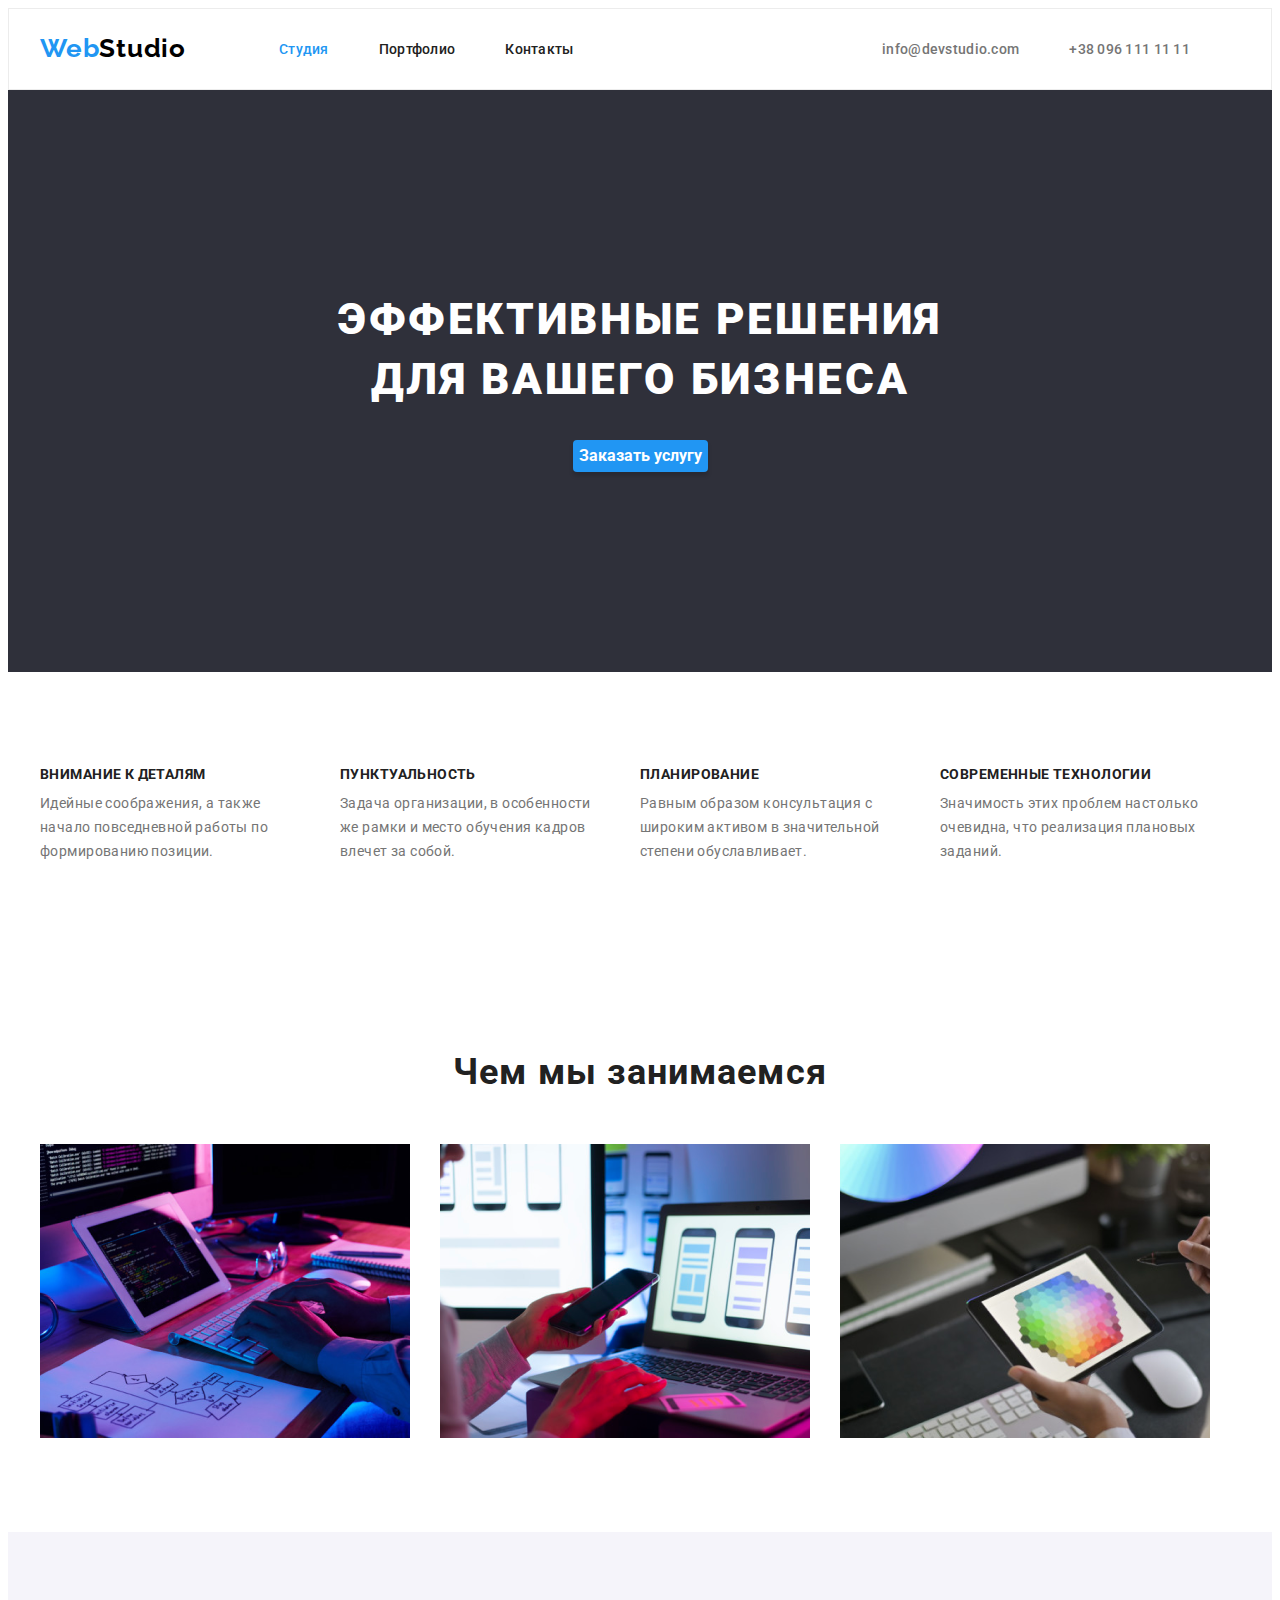
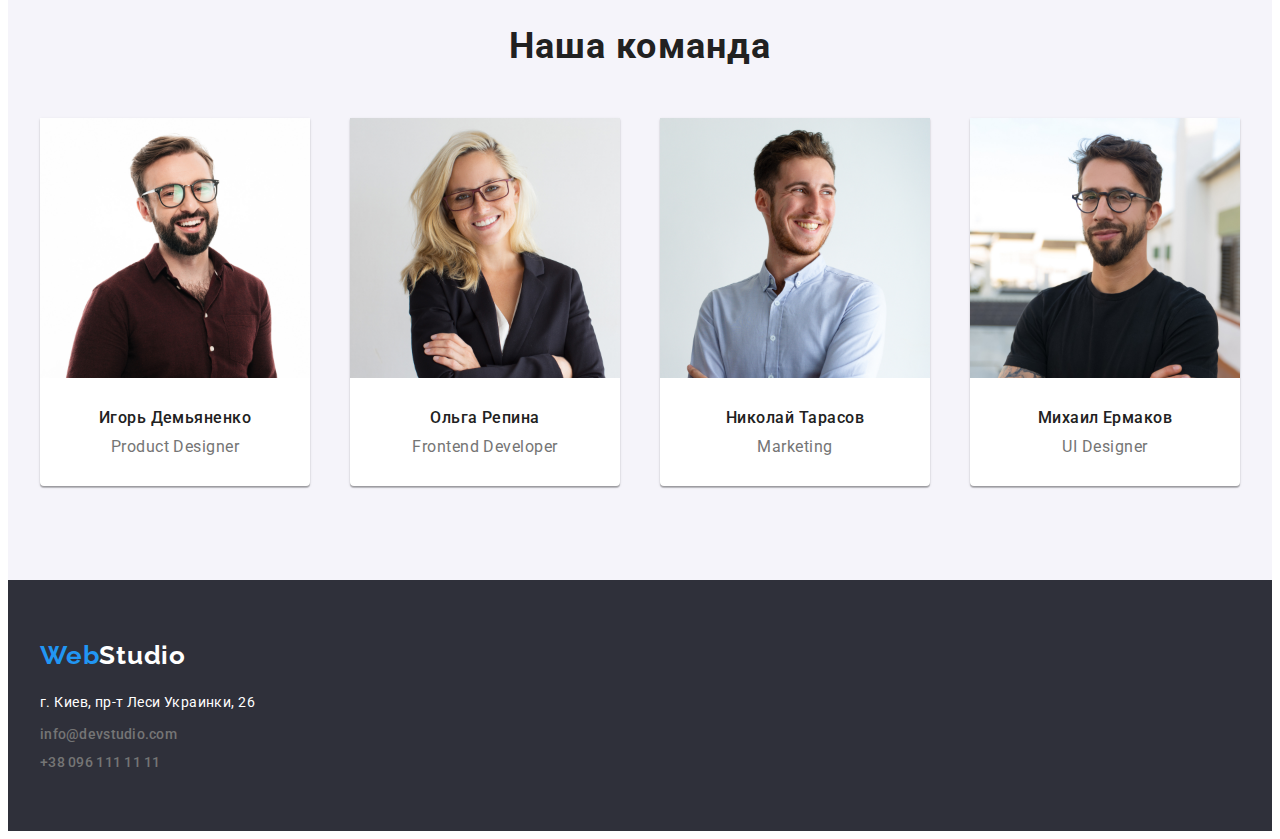
<file: index.html>
<!DOCTYPE html>
<html lang="ru">

<head>
    <meta charset="UTF-8">
    <meta name="viewport" content="width=device-width, initial-scale=1.0">
    <title>Web Studio</title>
    <link rel="preconnect" href="https://fonts.gstatic.com">
    <link href="https://fonts.googleapis.com/css2?family=Raleway:wght@700&family=Roboto:wght@400;500;700;900&display=swap"
    rel="stylesheet">
    <link rel="stylesheet" href="https://cdnjs.cloudflare.com/ajax/libs/modern-normalize/1.0.0/modern-normalize.min.css"
    integrity="sha512-ISS7cAi1PEhQ8jnbJpJZMd29NlhNj4AWYyLOSp2CE/CsHxTCu+r+t0D2yoJudVrd0/8fTVPUVDzY5Tvli75u/g=="
    crossorigin="anonymous" />
    <link rel="stylesheet" href="./css/styles.css">
</head>

<body>
     <!--header-->
    <header class="header">
      <div class="container">
        <nav class="navigation-header">
            <!--logo-->
            <a href="index.html" class="logo link "><span class="logo-color" lang="en">Web</span>Studio</a>
            <!--header navigation-->
            <ul class="navigation-menu">
                
                <li class="navigation-list list">
                <a href="./index.html" class="navigation-link current link" >Студия</a>
                </li>
                
                <li class="navigation-list list">
                <a href="./portfolio.html" class="navigation-link link">Портфолио</a>
                </li>
                
                <li class="navigation-list list">
                <a href="#contacts" class="navigation-link link">Контакты</a>
                </li>
            </ul>
        </nav>
        <!--header contacts-->
            <ul class="contacts-menu">
                <li class="contacts-list list">
                <a href="mailto:info@devstudio.com" class="contacts-link link">info@devstudio.com</a>
                </li>
                
                <li class="contacts-list list">
                <a href="tel:+380961111111" class="contacts-link link" >+38 096 111 11 11</a>
                </li>
            </ul>
        </div>
    </header>
    <main>

        <!--🦸 HERO-->
    <section class="hero">
        <div class="hero-container">
                <h1 class="heading-hero">Эффективные решения для вашего бизнеса</h1>
                <button class="modal-btn-hero" type="button">Заказать услугу</button>
        </div>
        </section>

        <!--ABOUT-->
    <section class="about section">
        <div class="container">
            <ul class="about-list-menu">
                <li class="about-list list">
                <h2 class="about-header">Внимание к деталям</h2>
                <p class="about-description">Идейные соображения, а также начало повседневной работы по формированию позиции.</p>
                </li>
                <li class="about-list list">
                <h2 class="about-header">Пунктуальность</h2>
                <p class="about-description">Задача организации, в особенности же рамки и место обучения кадров влечет за собой.</p>
                </li>
                <li class="about-list list">
                <h2 class="about-header">Планирование</h2>
                <p class="about-description">Равным образом консультация с широким активом в значительной степени обуславливает.</p>
                </li>
                <li class="about-list list">
                <h2 class="about-header">Современные технологии</h2>
                <p class="about-description">Значимость этих проблем настолько очевидна, что реализация плановых заданий.</p>
                </li>
            </ul>
        </div>
    </section>
        <!-- WEDO -->
    <section class="wedo section">
            <div class="container">
            <h2 class="wedo-header">Чем мы занимаемся</h2>
            <ul class="wedo-list-menu">
                <li class="wedo-list list">
                    <img class="wedo-list-img" src="./images/about/about1.png" alt="пишет код" width="370" height="294">
                </li>
                <li class="wedo-list list">
                    <img class="wedo-list-img" src="./images/about/about2.png" alt="создает макет" width="370" height="294">
                </li>
                <li class="wedo-list list">
                    <img class="wedo-list-img" src="./images/about/about3.png" alt="выбирает цветовую палитру" width="370" height="294">
                </li>
            </ul>
            </div>
    </section>

        <!--OUR TEAM-->
        <section class="team section">
            <div class="container">
            <h3 class="team-header">Наша команда</h3>
            <ul class="team-list-menu">
                <li class="team-list list">
                    <img class="team-list-img" src="./images/our_team/photo1.jpg" alt="фото Игорь Демьяненко" width="270" height="260">
            <div class="team-list-content">
                <h3 class="team-name">Игорь Демьяненко</h3>
                <p class="team-description">Product Designer</p>
            <ul class="social-team-list"></ul>
            </div>
                </li>
                <li class="team-list list">
                    <img class="team-list-img" src="./images/our_team/photo2.jpg" alt="фото Ольга Репина" width="270" height="260">
            <div class="team-list-content">
                <h3 class="team-name">Ольга Репина</h3>
                <p class="team-description">Frontend Developer</p>
            <ul class="social-team-list"></ul>
            </div>
                </li>
                <li class="team-list list">
                    <img class="team-list-img" src="./images/our_team/photo3.jpg" alt="фото Николай Тарасов" width="270" height="260">
            <div class="team-list-content">
                <h3 class="team-name">Николай Тарасов</h3>
                <p class="team-description">Marketing</p>
            <ul class="social-team-list"></ul>
            </div>
                </li>
                <li class="team-list list">
                    <img class="team-list-img" src="./images/our_team/photo4.jpg" alt="фото Михаил Ермаков" width="270" height="260">
            <div class="team-list-content">
                <h3 class="team-name">Михаил Ермаков</h3>
                <p class="team-description">UI Designer</p>
            <ul class="social-team-list"></ul>
            </div>
                </li>
            </ul>
            </div>
        </section>
    </main>

        <!--📧☎️ Footer-->
        <footer class="footer">
            <div class="container">
                <a class="logo link" href="index.html"><span lang="en">Web</span><span class="logo-color">Studio</span></a>
                <address class="address-footer">
                    <ul class="address-list-menu">
                    <li class="address-list list">
                    <p class="footer-description"> г. Киев, пр-т Леси Украинки, 26</p></li>
                    <li class="address-list list"><a class="contacts-link link" href="mailto:info@devstudio.com">info@devstudio.com</a></li>
                    <li class="address-list list"><a class="contacts-link link" href="tel:+380961111111">+38 096 111 11 11</a></li>
                    </ul>
                </address>
            </div>
        </footer>
        </body>
</html>
</file>
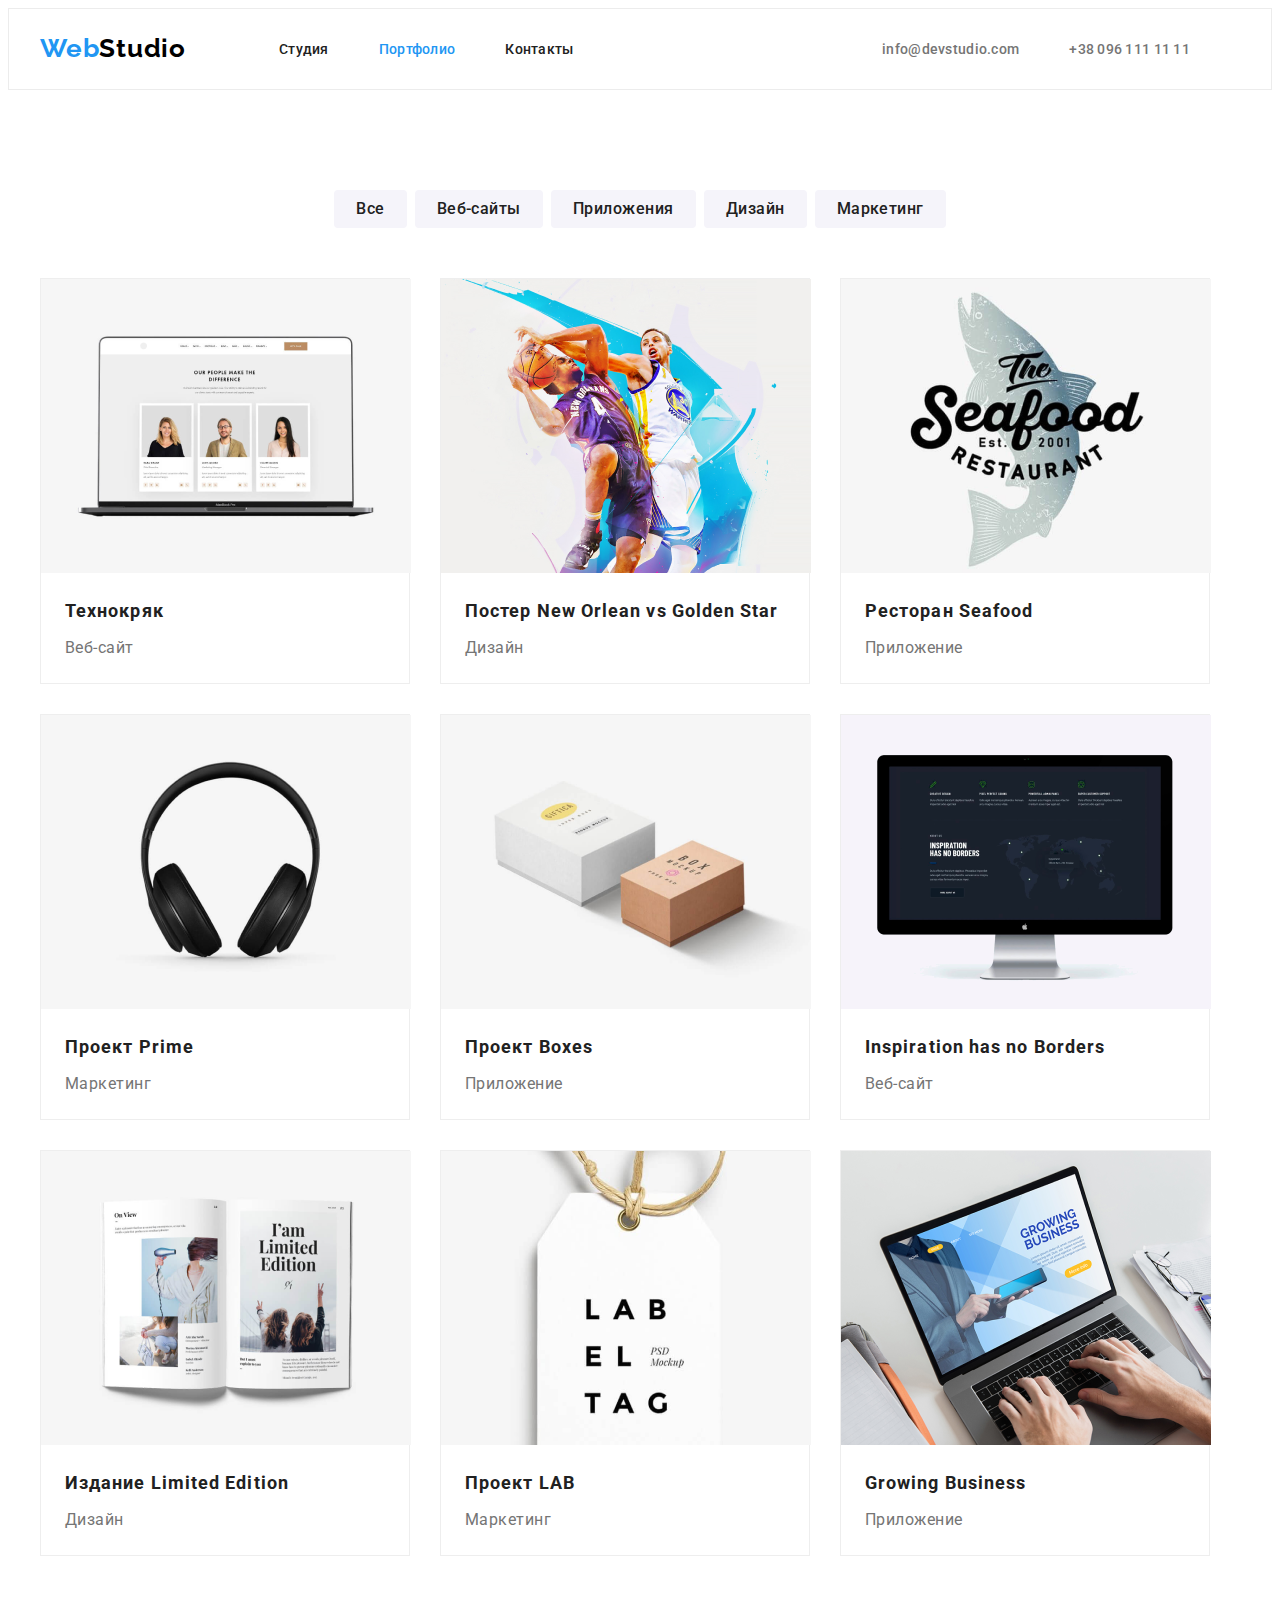
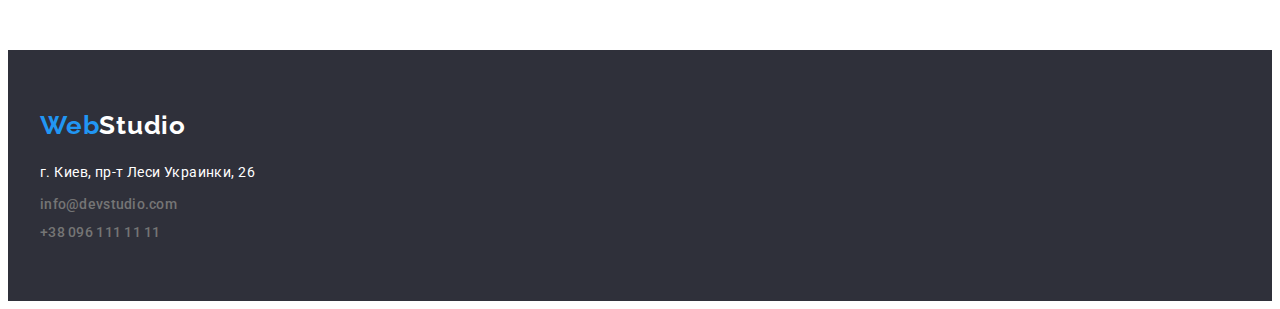
<file: portfolio.html>
<!DOCTYPE html>
<html lang="ru">

<head>
    <meta charset="UTF-8">
    <meta name="viewport" content="width=device-width, initial-scale=1.0">
    <title>Web Studio</title>
    <link rel="preconnect" href="https://fonts.gstatic.com">
    <link href="https://fonts.googleapis.com/css2?family=Raleway:wght@700&family=Roboto:wght@400;500;700;900&display=swap"
    rel="stylesheet">
    <link rel="stylesheet" href="https://cdnjs.cloudflare.com/ajax/libs/modern-normalize/1.0.0/modern-normalize.min.css"
    integrity="sha512-ISS7cAi1PEhQ8jnbJpJZMd29NlhNj4AWYyLOSp2CE/CsHxTCu+r+t0D2yoJudVrd0/8fTVPUVDzY5Tvli75u/g=="
    crossorigin="anonymous" />
    <link rel="stylesheet" href="./css/styles.css">
    <link rel="stylesheet" href="./css/portfolio.css">
</head>

<body>
    <!--header-->
    <header class="header">
        <div class="container">
            <nav class="navigation-header">
                <!--logo-->
                <a href="index.html" class="logo link "><span class="logo-color" lang="en">Web</span>Studio</a>
                <!--header navigation-->
                <ul class="navigation-menu">
                    <li class="navigation-list list">
                    <a href="./index.html" class="navigation-link link">Студия</a>
                    </li>
                    <li class="navigation-list list">
                    <a href="./portfolio.html" class="navigation-link  current link">Портфолио</a>
                    </li>
                    <li class="navigation-list list">
                    <a href="#contacts" class="navigation-link link">Контакты</a>
                    </li>
                </ul>
            </nav>
        <!--header contacts-->
                <ul class="contacts-menu">
                    <li class="contacts-list list">
                    <a href="mailto:info@devstudio.com" class="contacts-link link">info@devstudio.com</a>
                    </li>
                    <li class="contacts-list list">
                    <a href="tel:+380961111111" class="contacts-link link">+38 096 111 11 11</a>
                    </li>
                </ul>
        </div>
        </header>
    <main> 
        <!--Portfolio-->
        <section class="portfolio">
            <div class="container">
            <h1 hidden>Our works</h1>
        <nav class="portfolio-navigation">
            <ul class="portfolio-navigation-menu">
                <li class="portfolio-navigation-list list">
                    <button class="portfolio-btn current" type="button">Все</button>
                </li>
                <Li class="portfolio-navigation-list list ">
                    <button class="portfolio-btn" type="button">Веб-сайты</button>
                </Li>
                <Li class="portfolio-navigation-list list ">
                    <button class="portfolio-btn" type="button">Приложения</button>
                </Li>
                <Li class="portfolio-navigation-list list ">
                    <button class="portfolio-btn" type="button">Дизайн</button>
                </Li>
                <Li class="portfolio-navigation-list list ">
                    <button class="portfolio-btn" type="button">Маркетинг</button>
                </Li>
            </ul>
        </nav>

        <!--Projects-->
            <h2 hidden>projects</h2>
            <ul class="projects-list-menu">
                <li class="projects-list list">
                    <a class="projects-link" href=""><img class="projects-list-img" src="./images/projects/project1.png" alt="открытый ноутбук" width="370" height="294"></a>
                    <div class="projects-list-content">
                    <h3 class="projects-name">Технокряк</h3>
                    <p class="projects-description">Веб-сайт</p>
                    </div>
                </li>
                <li class="projects-list list">
                    <a class="projects-link" href=""><img class="projects-list-img" src="./images/projects/project2.png" alt="постер баскетбол" width="370" height="294"></a>
                    <div class="projects-list-content">
                    <h3 class="projects-name">Постер New Orlean vs Golden Star</h3>
                    <p class="projects-description">Дизайн</p>
                    </div>
                </li>
                <li class="projects-list list">
                    <a class="projects-link" href=""><img class="projects-list-img" src="./images/projects/project3.png" alt="постер ресторан Seafood" width="370" height="294"></a>
                    <div class="projects-list-content">
                    <h3 class="projects-name">Ресторан Seafood</h3>
                    <p class="projects-description">Приложение</p>
                    </div>  
                </li>
                <li class="projects-list list">
                    <a class="projects-link" href=""><img class="projects-list-img" src="./images/projects/project4.png" alt="наушники" width="370" height="294"></a>
                    <div class="projects-list-content">
                    <h3 class="projects-name">Проект Prime</h3>
                    <p class="projects-description">Маркетинг</p>
                    </div>
                </li>
                <li class="projects-list list">
                    <a class="projects-link" href=""><img class="projects-list-img" src="./images/projects/project5.png" alt="коробки" width="370" height="294"></a>
                    <div class="projects-list-content">
                    <h3 class="projects-name">Проект Boxes</h3>
                    <p class="projects-description">Приложение</p>
                    </div>
                </li>
                <li class="projects-list list">
                    <a class="projects-link" href=""><img class="projects-list-img" src="./images/projects/project6.png" alt="монитор" width="370" height="294"></a>
                    <div class="projects-list-content">
                    <h3 class="projects-name">Inspiration has no Borders</h3>
                    <p class="projects-description">Веб-сайт</p>
                    </div>
                </li>
                <li class="projects-list list">
                    <a class="projects-link" href=""><img class="projects-list-img" src="./images/projects/project7.png" alt="открытый журнал" width="370" height="294"></a>
                    <div class="projects-list-content">
                    <h3 class="projects-name">Издание Limited Edition</h3>
                    <p class="projects-description">Дизайн</p>
                    </div>
                </li>
                <li class="projects-list list">
                    <a class="projects-link" href=""><img class="projects-list-img" src="./images/projects/project8.png" alt="бирка" width="370" height="294"></a>
                    <div class="projects-list-content">
                    <h3 class="projects-name">Проект LAB</h3>
                    <p class="projects-description">Маркетинг</p>
                    </div>
                </li>
                 <li class="projects-list list">
                    <a class="projects-link" href=""><img class="projects-list-img" src="./images/projects/project9.png" alt="руки на ноутбуке" width="370" height="294"></a>
                    <div class="projects-list-content">
                    <h3 class="projects-name">Growing Business</h3>
                    <p class="projects-description">Приложение</p>
                    </div>
                </li>
            </ul>
            </div>
        </section>
    </main>

    <!--📧☎️ Footer-->
            <footer class="footer">
            <div class="container">
                    <a class="logo link" href="index.html"><span lang="en">Web</span><span class="logo-color">Studio</span></a>
                <address class="address-footer">
                    <ul class="address-list-menu">
                    <li class="address-list list">
                    <p class="footer-description"> г. Киев, пр-т Леси Украинки, 26</p></li>
                    <li class="address-list list"><a class="contacts-link link" href="mailto:info@devstudio.com">info@devstudio.com</a></li>
                    <li class="address-list list"><a class="contacts-link link" href="tel:+380961111111">+38 096 111 11 11</a></li>
                    </ul>
                </address>
             </div>
            </footer>
    </body>
</html>
</file>
<file: css/styles.css>
/* ============================== ROOT  ======================== */

:root {
  /* -------- color ---------- */
  --primary-text-color: #757575;
  --primary-heading-color: #212121;
  --primary-active-color: #2196f3;
  --primary-logo-color: #2196f3;
  --white-color: #ffffff;
  /* ----------- font ---------- */
  --main-font: Roboto, sans-serif;
  --secondary-font: Raleway, sans-serif;
  /* ----------- background ---------- */
  --main-background-color: #ffffff;
  --secondary-background-color-hero: #2f303a;
  --background-color-footer: #2f303a;
  --background-color-team: #f5f4fa;
  --background-btn-color: #f5f4fa;
  --background-btn-hero: #2196f3;
  --background-color-portfolio-projects: #e5e5e5;
  --background-projects-list: #ffffff;
}

/* ===================== COMPONENTS =========================== */
/* ======================  минимальный сброс=================== */

ul,
ol {
  margin: 0;
  padding: 0;
}

h1,
h2,
h3,
h4,
h5,
h6 {
  margin: 0;
}

p {
  margin: 0;
}

img {
  display: block;
}

.container {
  width: 1200px;
  margin: 0 auto;
  padding: 0 15px;
}

.section {
  padding-top: 94px;
  padding-bottom: 94px;
}

/* ======================  минимальный сброс=================== */

body {
  font-family: var(--main-font);
  color: var(--primary-text-color);
  background-color: var(--main-background-color);
}



.list {
  list-style: none;
}

.link {
  text-decoration: none;
}

.navigation-list .current {
  color: var(--primary-active-color);
}
/* ===================== HEADER =========================== */

.header {
  border: 1px solid #ECECEC;
}

.logo {
  margin-right: 93px;
  margin-top: 24px;
  margin-bottom: 25px;

  font-family: var(--secondary-font);
  font-weight: bold;
  font-size: 26px;
  line-height: 1.192;
  letter-spacing: 0.03em;
  color: black;
}

.logo-color {
  color: var(--primary-logo-color);
}

.header .container {
  width: 1200px;
  margin: auto;
  display: flex;
  
}

.navigation-header {
  display: flex;
  align-items: center;
}
.navigation-menu {
  display: flex;
  align-items: center;
}

.contacts-menu {
  display: flex;
  align-items: center;
  margin-left: auto;
}

.header .contacts-list {
  margin-right: 50px;
}

.header .navigation-list:not(:last-child) {
  margin-right: 50px;
}

.navigation-link {
  font-family: var(--main-font);
  font-weight: 500;
  font-size: 14px;
  line-height: 1.333;
  letter-spacing: 0.02em;
  color: var(--primary-heading-color);
}

.contacts-link {
  font-family: var(--main-font);
  font-weight: 500;
  font-size: 14px;
  line-height: 1.142;
  letter-spacing: 0.02em;
  color: var(--primary-text-color);
}

.navigation-link:hover,
.navigation-link:focus,
.contacts-link:hover,
.contacts-link:focus {
  color: var(--primary-active-color);
}

/* ======================== END OF HEADER ===================================== */

/* ===========================   HERO   ======================================= */


.hero {
  background-color: var(--secondary-background-color-hero);
  display: flex;
  justify-content: center;
  text-align: center;
  max-width: 1600px;
  padding-top: 200px;
  padding-bottom: 200px;
  margin: 0 auto;
}

.heading-hero {
  font-family: var(--main-font);
  font-weight: 900;
  font-size: 44px;
  line-height: 1.363;
  text-align: center;
  text-transform: uppercase;
  letter-spacing: 0.06em;
  color: var(--white-color);
  width: 696px;
  margin-bottom: 30px;
}

.modal-btn-hero {
  display: inline-block;
  font-family: var(--main-font);
  font-weight: bold;
  font-size: 16px;
  line-height: 1.875;
  color: var(--white-color);
  background: var(--background-btn-hero);
  box-shadow: 0px 4px 4px rgba(0, 0, 0, 0.15);
  border-radius: 4px;
  border: none;
  text-align: center;
}

/* ===========================   END HERO   ======================================= */

/* ===========================   ABOUT      ======================================= */

/* .about .container {
  padding-top: 94px;
  padding-bottom: 94px;
} */

.about-header {
  font-family: var(--main-font);
  font-weight: bold;
  font-size: 14px;
  line-height: 1.142;
  letter-spacing: 0.03em;
  text-transform: uppercase;
  color: var(--primary-heading-color);
  margin-bottom: 10px;
}

.about-description {
  font-family: var(--main-font);
  font-weight: normal;
  font-size: 14px;
  line-height: 1.714;
  letter-spacing: 0.03em;
  width: 270px;
}

.about-list-menu {
  display: flex;
}

.about-list:not(:last-child) {
  margin-right: 30px;
}
/* ===========================  END  ABOUT      ======================================= */

/* ===========================   WEDO    ======================================= */
/* ===========================   TEAM    ======================================= */

.wedo-list-menu {
  display: flex;
}
.wedo-list:not(:last-child) {
  margin-right: 30px;
}

.team-list-menu {
  display: flex;
  justify-content: space-between;
}

.wedo-header,
.team-header {
  font-family: var(--main-font);
  font-weight: bold;
  font-size: 36px;
  line-height: 1.166;
  text-align: center;
  letter-spacing: 0.03em;
  text-align: center;
  color: var(--primary-heading-color);
  margin-bottom: 50px;
}

.team-list {
  background: var(--main-background-color);
  box-shadow: 0px 1px 3px rgba(0, 0, 0, 0.12), 0px 1px 1px rgba(0, 0, 0, 0.14),
  0px 2px 1px rgba(0, 0, 0, 0.2);
  border-radius: 0px 0px 4px 4px;
}

.team-list-content {
  padding-top: 30px;
  padding-bottom: 30px;
  text-align: center;
}

.team {
  background-color: var(--background-color-team);
}

.team-name {
  font-family: var(--main-font);
  font-weight: 500;
  font-size: 16px;
  line-height: 1.187;
  letter-spacing: 0.03em;
  color: var(--primary-heading-color);
  margin-bottom: 10px;
}

.team-description {
  font-family: var(--main-font);
  font-weight: normal;
  font-size: 16px;
  line-height: 1.187;
  letter-spacing: 0.03em;
  color: var(--primary-text-color);
}
/* ===========================  END TEAM      ======================================= */

/* ===========================   FOOTER      ======================================= */

address {
  font-style: normal;
  margin-top: 20px;
}
.footer-description {
  font-family: var(--main-font);
  font-weight: normal;
  font-size: 14px;
  line-height: 1.714;
  letter-spacing: 0.03em;
  color: var(--white-color);
}

.footer .logo-color {
  color: var(--white-color);
}

.logo > span {
  color: var(--primary-logo-color);
}

.footer {
  background-color: var(--background-color-footer);
  padding-top: 60px;
  padding-bottom: 60px;
}

.address-footer {
  color: rgba(255, 255, 255, 0.6);
}
.address-list:not(:last-child) {
  margin-bottom: 9px;
}

  .; /* ===========================  END FOOTER    ======================================= */
</file>
<file: css/portfolio.css>
/* ==================== PORTFOLIO ======================== */

.portfolio-btn {
  font-family: var(--main-font);
  font-weight: 500;
  font-size: 16px;
  line-height: 1.625;
  text-align: center;
  letter-spacing: 0.03em;
  color: var(--primary-heading-color);
  background: var(--background-btn-color);
  border-radius: 4px;
  border: none;
  cursor: pointer;
  padding: 6px 22px;
  outline: none;
}

.portfolio-btn:hover,
.portfolio-btn:focus {
  background-color: var(--background-btn-hero);
  color: var(--white-color);
}
.navigation-list .current {
  color: var(--primary-active-color);
}
/* ==================== END PORTFOLIO ======================== */

/* ==================== PROJECTS ======================== */

.portfolio {
  background-color: var(--background-color-portfolio-project);
  padding-bottom: 94px;
}
.portfolio-navigation {
  padding-top: 100px;
  padding-bottom: 50px;
}

.portfolio-navigation-list:not(:last-child) {
  margin-right: 8px;
}

.portfolio-navigation-menu {
  display: flex;
  justify-content: center;
}

.projects-list-content {
  padding: 20px 24px;
}

.projects-name {
  margin-bottom: 4px;
  font-family: var(--main-font);
  font-weight: bold;
  font-size: 18px;
  line-height: 2;
  letter-spacing: 0.06em;
  color: var(--primary-heading-color);
}

.projects-description {
  font-family: var(--main-font);
  font-weight: normal;
  font-size: 16px;
  line-height: 1.875;
  letter-spacing: 0.03em;
  color: #757575;
}
.projects-list-menu {
  display: flex;
  flex-wrap: wrap;
}

.projects-list {
  margin-right: 30px;
  margin-bottom: 30px;
  width: 370px;
  background: var(--background-projects-list);
  border: 1px solid #eeeeee;
  box-sizing: border-box;
}
.projects-list:nth-last-child(-n + 3) {
  margin-bottom: 0px;
}

.projects-list:nth-child(3n) {
  margin-right: 0px;
}
</file>
